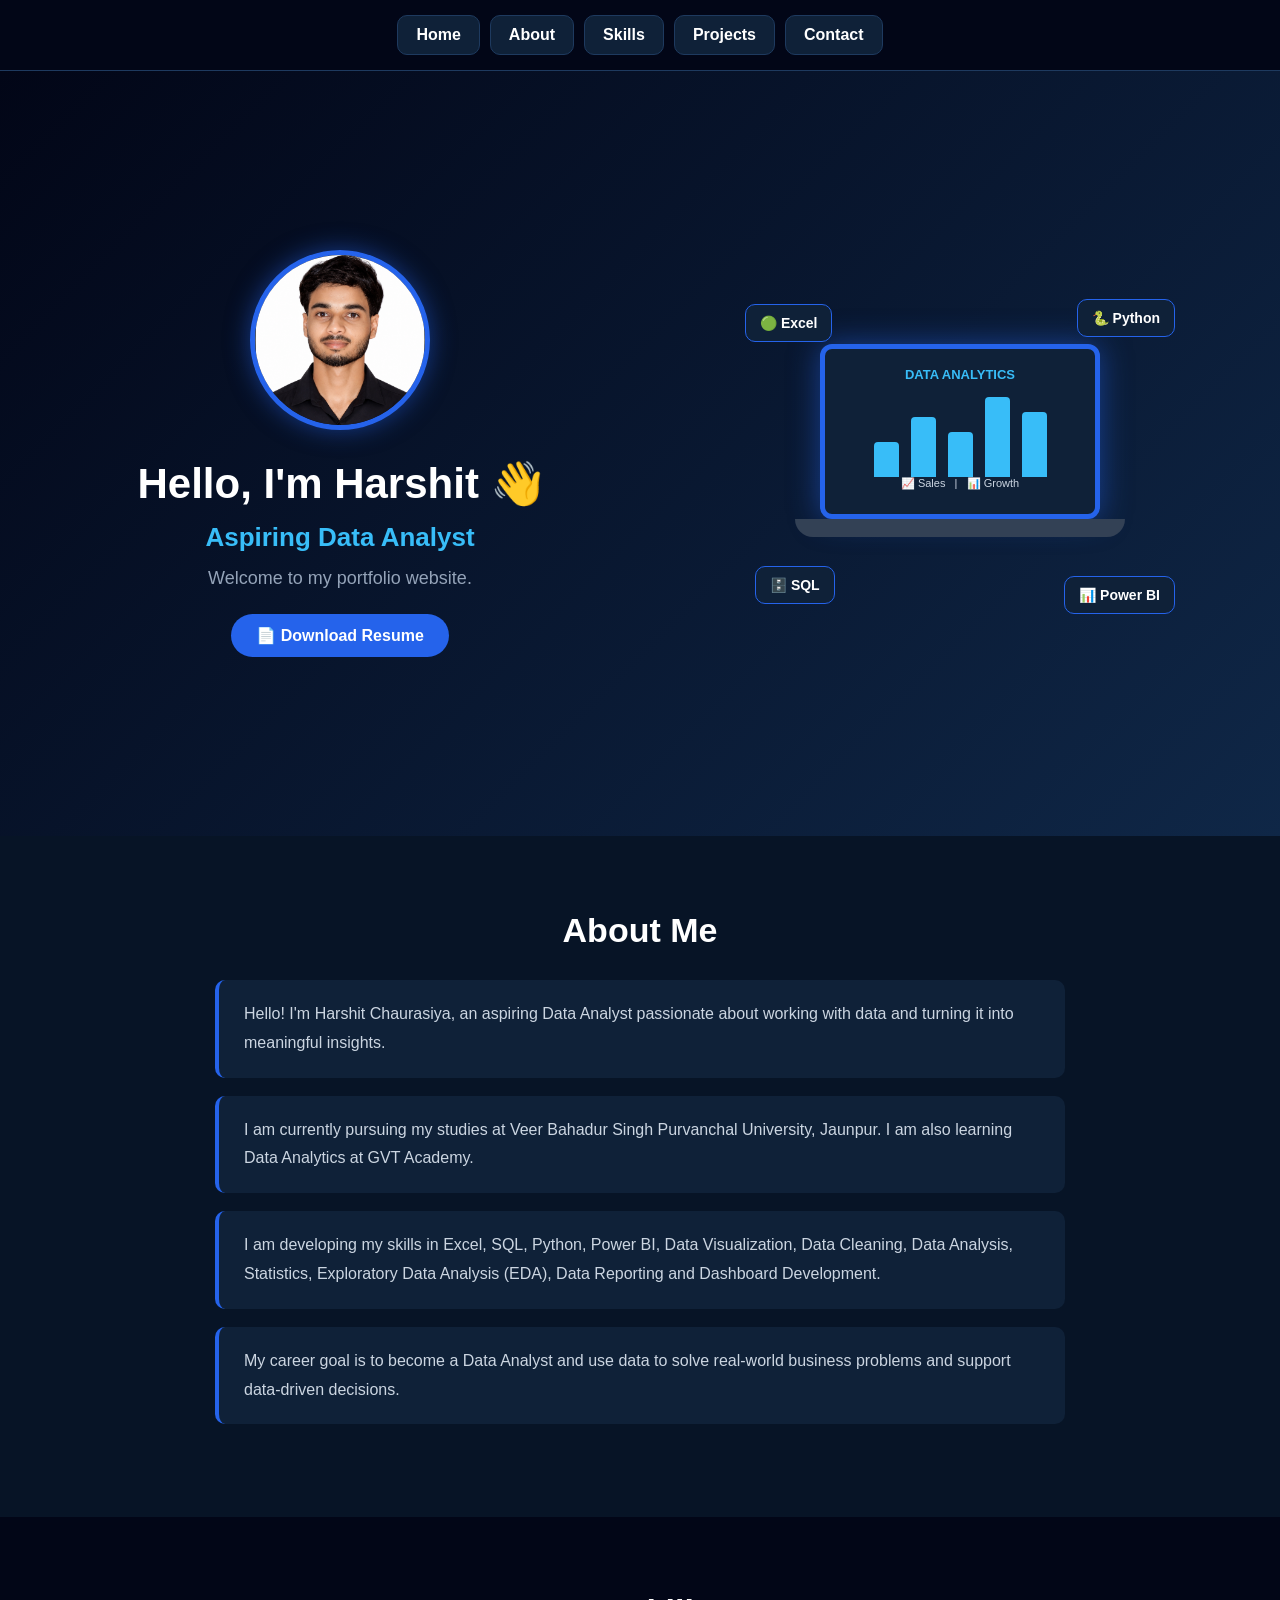
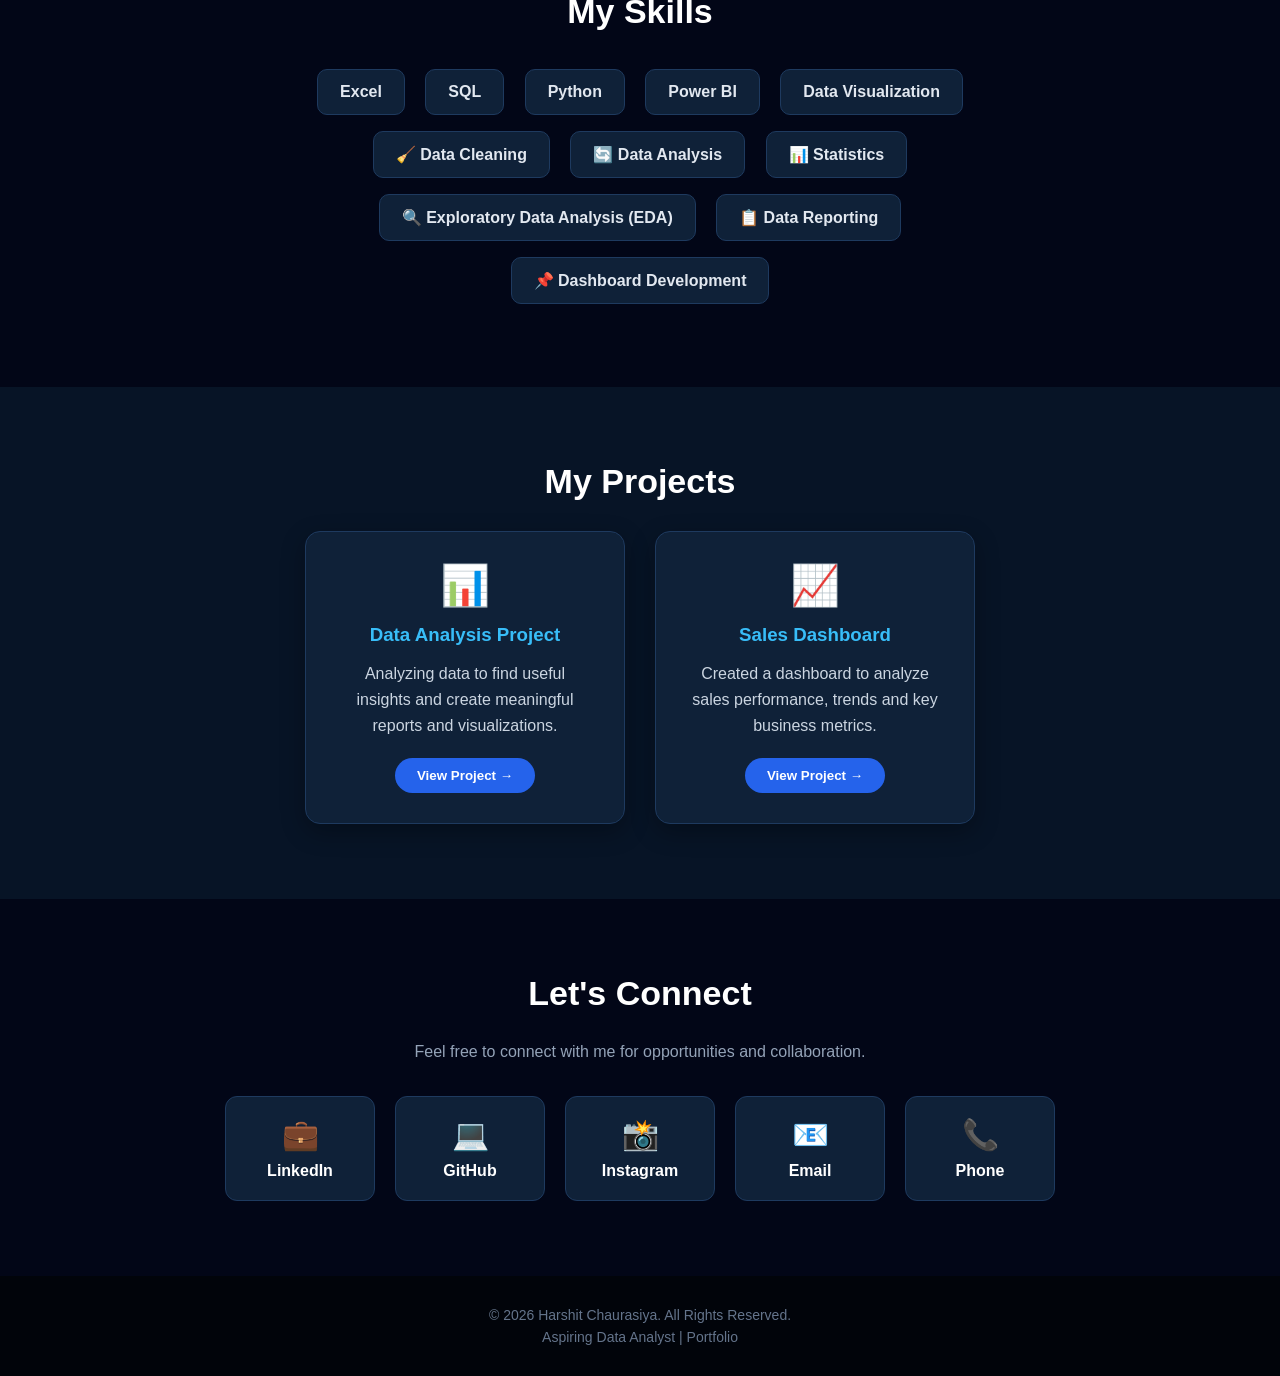
<file: index.html>
<!DOCTYPE html>
<html lang="en">

<head>
    <meta charset="UTF-8">
    <meta name="viewport" content="width=device-width, initial-scale=1.0">

    <title>HarshitData | Data Analyst</title>

    <link rel="stylesheet" href="style.css">
</head>

<body>

    <nav>
        <a href="#home">Home</a>
        <span>|</span>
        <a href="#about">About</a>
        <span>|</span>
        <a href="#skills">Skills</a>
        <span>|</span>
        <a href="#projects">Projects</a>
        <span>|</span>
        <a href="#contact">Contact</a>
    </nav>
<!-- Home -->
<section id="home" class="hero">

    <div class="hero-content">

        <img src="profile.jpg"
             alt="Harshit Chaurasiya"
             class="profile-photo">

        <h1>Hello, I'm Harshit  👋</h1>

        <h2>Aspiring Data Analyst</h2>

        <p>Welcome to my portfolio website.</p>

        <a href="resume-new.pdf" target="_blank" class="resume-btn">
            📄 Download Resume
        </a>

    </div>


    <div class="data-visual">

        <div class="laptop">

            <div class="laptop-screen">

                <div class="dashboard-title">
                    DATA ANALYTICS
                </div>

                <div class="chart-bars">
                    <span></span>
                    <span></span>
                    <span></span>
                    <span></span>
                    <span></span>
                </div>

                <div class="dashboard-stats">
                    📈 Sales &nbsp; | &nbsp; 📊 Growth
                </div>

            </div>

            <div class="laptop-base"></div>

        </div>

        <div class="data-icon excel">🟢 Excel</div>
        <div class="data-icon python">🐍 Python</div>
        <div class="data-icon sql">🗄️ SQL</div>
        <div class="data-icon powerbi">📊 Power BI</div>

    </div>

</section>
<!-- About Me -->
<section id="about">

    <h2>About Me</h2>

    <p>
        Hello! I'm Harshit Chaurasiya, an aspiring Data Analyst passionate
        about working with data and turning it into meaningful insights.
    </p>

    <p>
        I am currently pursuing my studies at Veer Bahadur Singh Purvanchal
        University, Jaunpur. I am also learning Data Analytics at GVT Academy.
    </p>

    <p>
        I am developing my skills in Excel, SQL, Python, Power BI,
        Data Visualization, Data Cleaning, Data Analysis, Statistics,
        Exploratory Data Analysis (EDA), Data Reporting and Dashboard Development.
    </p>

    <p>
        My career goal is to become a Data Analyst and use data to solve
        real-world business problems and support data-driven decisions.
    </p>

</section>


    <!-- Skills -->
    <section id="skills">

        <h2>My Skills</h2>

        <ul>
            <li>Excel</li>
            <li>SQL</li>
            <li>Python</li>
            <li>Power BI</li>
            <li>Data Visualization</li>
            <li>🧹 Data Cleaning</li>
<li>🔄 Data Analysis</li>
<li>📊 Statistics</li>
<li>🔍 Exploratory Data Analysis (EDA)</li>
<li>📋 Data Reporting</li>
<li>📌 Dashboard Development</li>
        </ul>

    </section>
<!-- Projects -->
<section id="projects">

    <h2>My Projects</h2>

    <div class="projects-container">
        </div>

</section>
<!-- Contact -->
<section id="contact">

    <h2>Let's Connect</h2>

    <p class="contact-intro">
        Feel free to connect with me for opportunities and collaboration.
    </p>

    <div class="contact-container">

        <a href="https://www.linkedin.com/in/harshit-chaurasiya-8b4412428"
           target="_blank"
           class="contact-card">
            💼
            <span>LinkedIn</span>
        </a>

        <a href="https://github.com/harshit730731-ctrl"
           target="_blank"
           class="contact-card">
            💻
            <span>GitHub</span>
        </a>

        <a href="https://www.instagram.com/official_harshit755"
           target="_blank"
           class="contact-card">
            📸
            <span>Instagram</span>
        </a>

        <a href="mailto:harshit730731@gmail.com"
           class="contact-card">
            📧
            <span>Email</span>
        </a>

        <a href="tel:7307315910"
           class="contact-card">
            📞
            <span>Phone</span>
        </a>

    </div>

</section>
    <script src="./script.js"></script>
<!-- Footer -->
<footer>
    <p>© 2026 Harshit Chaurasiya. All Rights Reserved.</p>
    <p>Aspiring Data Analyst | Portfolio</p>
</footer>
</body>

</html>
</file>
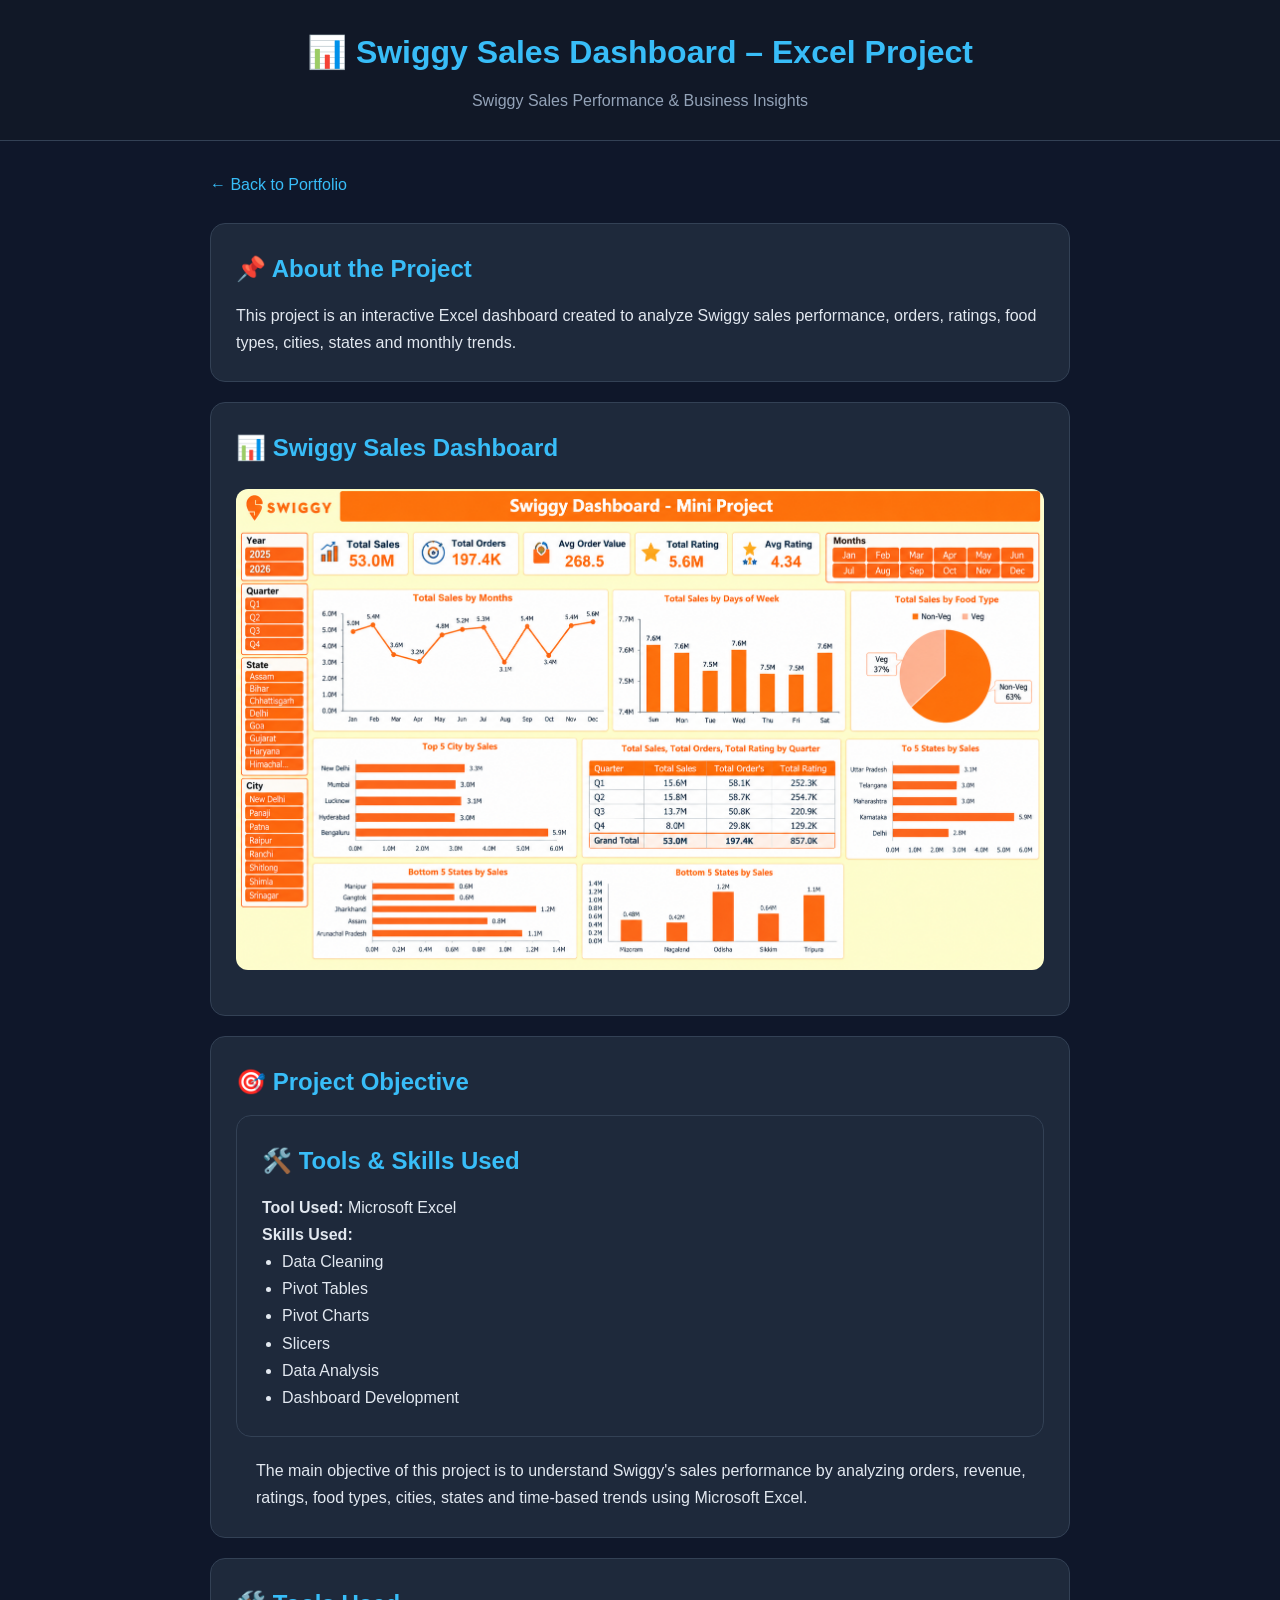
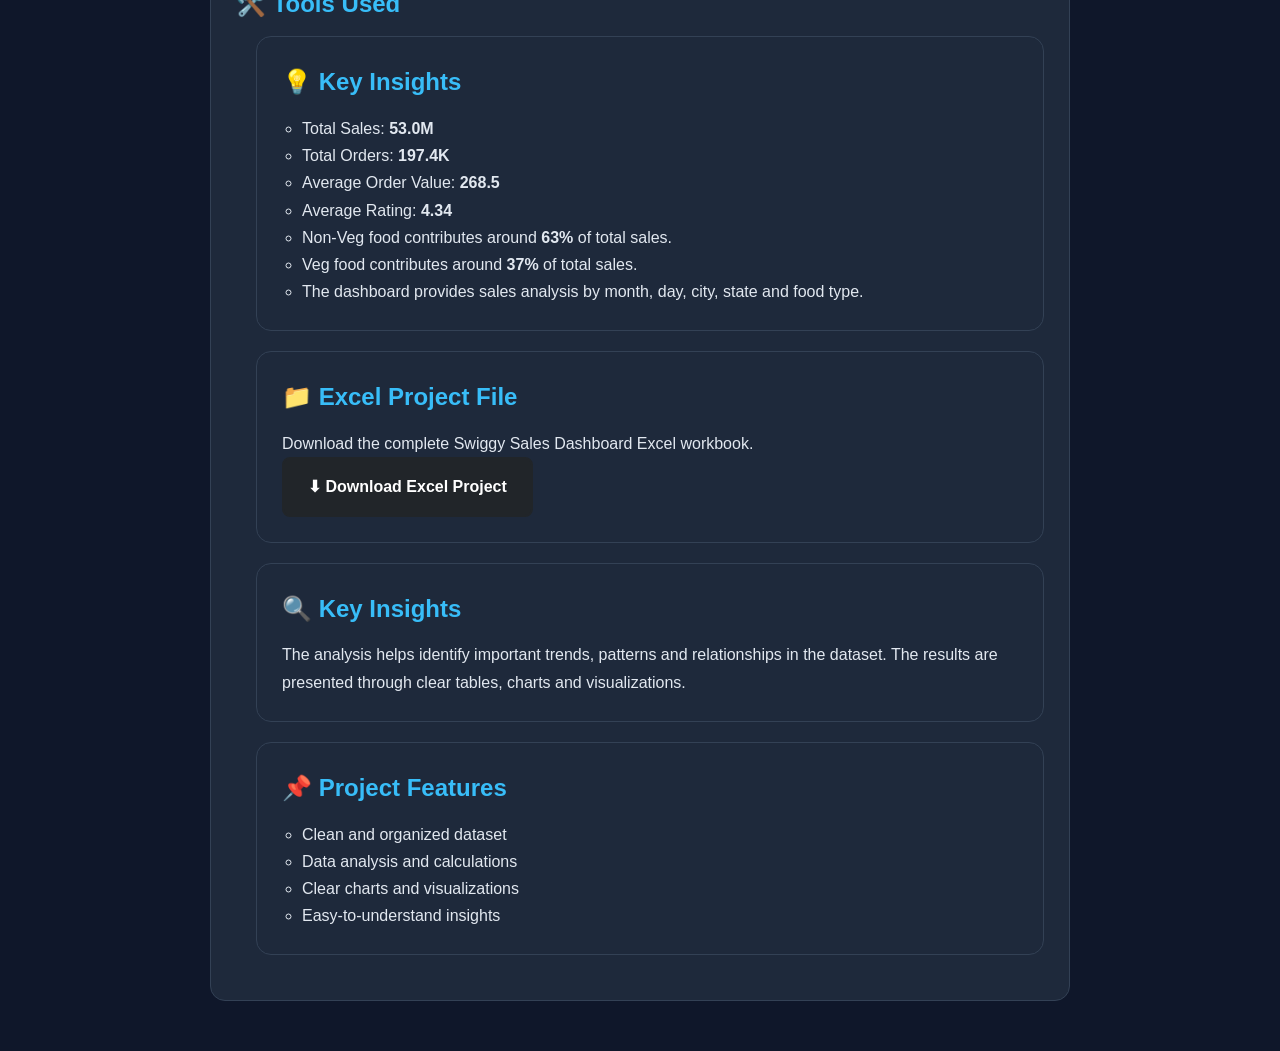
<file: project-data-analysis.html>
<!DOCTYPE html>
<html lang="en">
<head>
  <meta charset="UTF-8">
  <meta name="viewport" content="width=device-width, initial-scale=1.0">
  <title>Data Analysis Project | Harshit Chaurasiya</title>

  <style>
    * {
      box-sizing: border-box;
      margin: 0;
      padding: 0;
      font-family: Arial, sans-serif;
    }

    body {
      background: #0f172a;
      color: #e2e8f0;
      line-height: 1.7;
    }

    header {
      background: #111827;
      padding: 25px 20px;
      text-align: center;
      border-bottom: 1px solid #334155;
    }

    header h1 {
      color: #38bdf8;
      margin-bottom: 8px;
    }

    header p {
      color: #94a3b8;
    }

    .container {
      max-width: 900px;
      margin: auto;
      padding: 30px 20px;
    }

    .back {
      display: inline-block;
      margin-bottom: 25px;
      color: #38bdf8;
      text-decoration: none;
    }

    .card {
      background: #1e293b;
      padding: 25px;
      margin-bottom: 20px;
      border-radius: 15px;
      border: 1px solid #334155;
    }

    .card h2 {
      color: #38bdf8;
      margin-bottom: 12px;
    }

    .skills {
      display: flex;
      flex-wrap: wrap;
      gap: 10px;
    }

    .skill {
      background: #0f172a;
      padding: 8px 14px;
      border-radius: 20px;
      border: 1px solid #475569;
    }

    ul {
      padding-left: 20px;
    }

    .btn {
      display: inline-block;
      margin-top: 15px;
      padding: 10px 18px;
      background: #38bdf8;
      color: #0f172a;
      text-decoration: none;
      border-radius: 8px;
      font-weight: bold;
    }

    footer {
      text-align: center;
      padding: 25px;
      color: #94a3b8;
    }
  </style>
</head>

<body>

  <header>
    <h1>📊 Swiggy Sales Dashboard – Excel Project</h1>
    <p>Swiggy Sales Performance & Business Insights</p>
  </header>

  <div class="container">

    <a href="index.html" class="back">← Back to Portfolio</a>

    <div class="card">
      <h2>📌 About the Project</h2>
      <p/>
        This project is an interactive Excel dashboard created to analyze Swiggy sales performance, orders, ratings, food types, cities, states and monthly trends.
      </p>
    </div>
<div class="card">
    <h2>📊 Swiggy Sales Dashboard</h2>

    <img src="swiggy-dashboard.png"
         alt="Swiggy Sales Dashboard - Excel Project"
         style="width:100%; max-width:1100px; display:block; margin:20px auto; border-radius:12px;">
</div>
    <div class="card">
      <h2>🎯 Project Objective</h2>
      <div class="card">
    <h2>🛠️ Tools & Skills Used</h2>

    <p><strong>Tool Used:</strong> Microsoft Excel</p>

    <p><strong>Skills Used:</strong></p>

    <ul>
        <li>Data Cleaning</li>
        <li>Pivot Tables</li>
        <li>Pivot Charts</li>
        <li>Slicers</li>
        <li>Data Analysis</li>
        <li>Dashboard Development</li>
    </ul>
</div>
      <ul>
        The main objective of this project is to understand Swiggy's sales performance by analyzing orders, revenue, ratings, food types, cities, states and time-based trends using Microsoft Excel.
      </ul>
    </div>
    <div class="card">
    <h2>🛠️ Tools Used</h2>
    <ul>
        <div class="card">
    <h2>💡 Key Insights</h2>

    <ul>
        <li>Total Sales: <strong>53.0M</strong></li>
        <li>Total Orders: <strong>197.4K</strong></li>
        <li>Average Order Value: <strong>268.5</strong></li>
        <li>Average Rating: <strong>4.34</strong></li>
        <li>Non-Veg food contributes around <strong>63%</strong> of total sales.</li>
        <li>Veg food contributes around <strong>37%</strong> of total sales.</li>
        <li>The dashboard provides sales analysis by month, day, city, state and food type.</li>
    </ul>
</div>
     

<div class="card">
    <h2>📁 Excel Project File</h2>
    <p>Download the complete Swiggy Sales Dashboard Excel workbook.</p>
    
<a href="./Swiggy_Sales_Dashboard.xlsx"
   download="Swiggy_Sales_Dashboard.xlsx"
   style="display:inline-flex; align-items:center; justify-content:center; gap:8px; background:#212529; color:#ffffff; padding:14px 24px; border-radius:8px; text-decoration:none; font-size:16px; font-weight:700; border:2px solid #212529; box-sizing:border-box;">
   ⬇ Download Excel Project
</a>

</div>


<div class="card">
    <h2>🔍 Key Insights</h2>
    <p>
        The analysis helps identify important trends, patterns and
        relationships in the dataset. The results are presented through
        clear tables, charts and visualizations.
    </p>
</div>

<div class="card">
    <h2>📌 Project Features</h2>
    <ul>
        <li>Clean and organized dataset</li>
        <li>Data analysis and calculations</li>
        <li>Clear charts and visualizations</li>
        <li>Easy-to-understand insights</li>
    </ul>
</div>

    <div
</file>
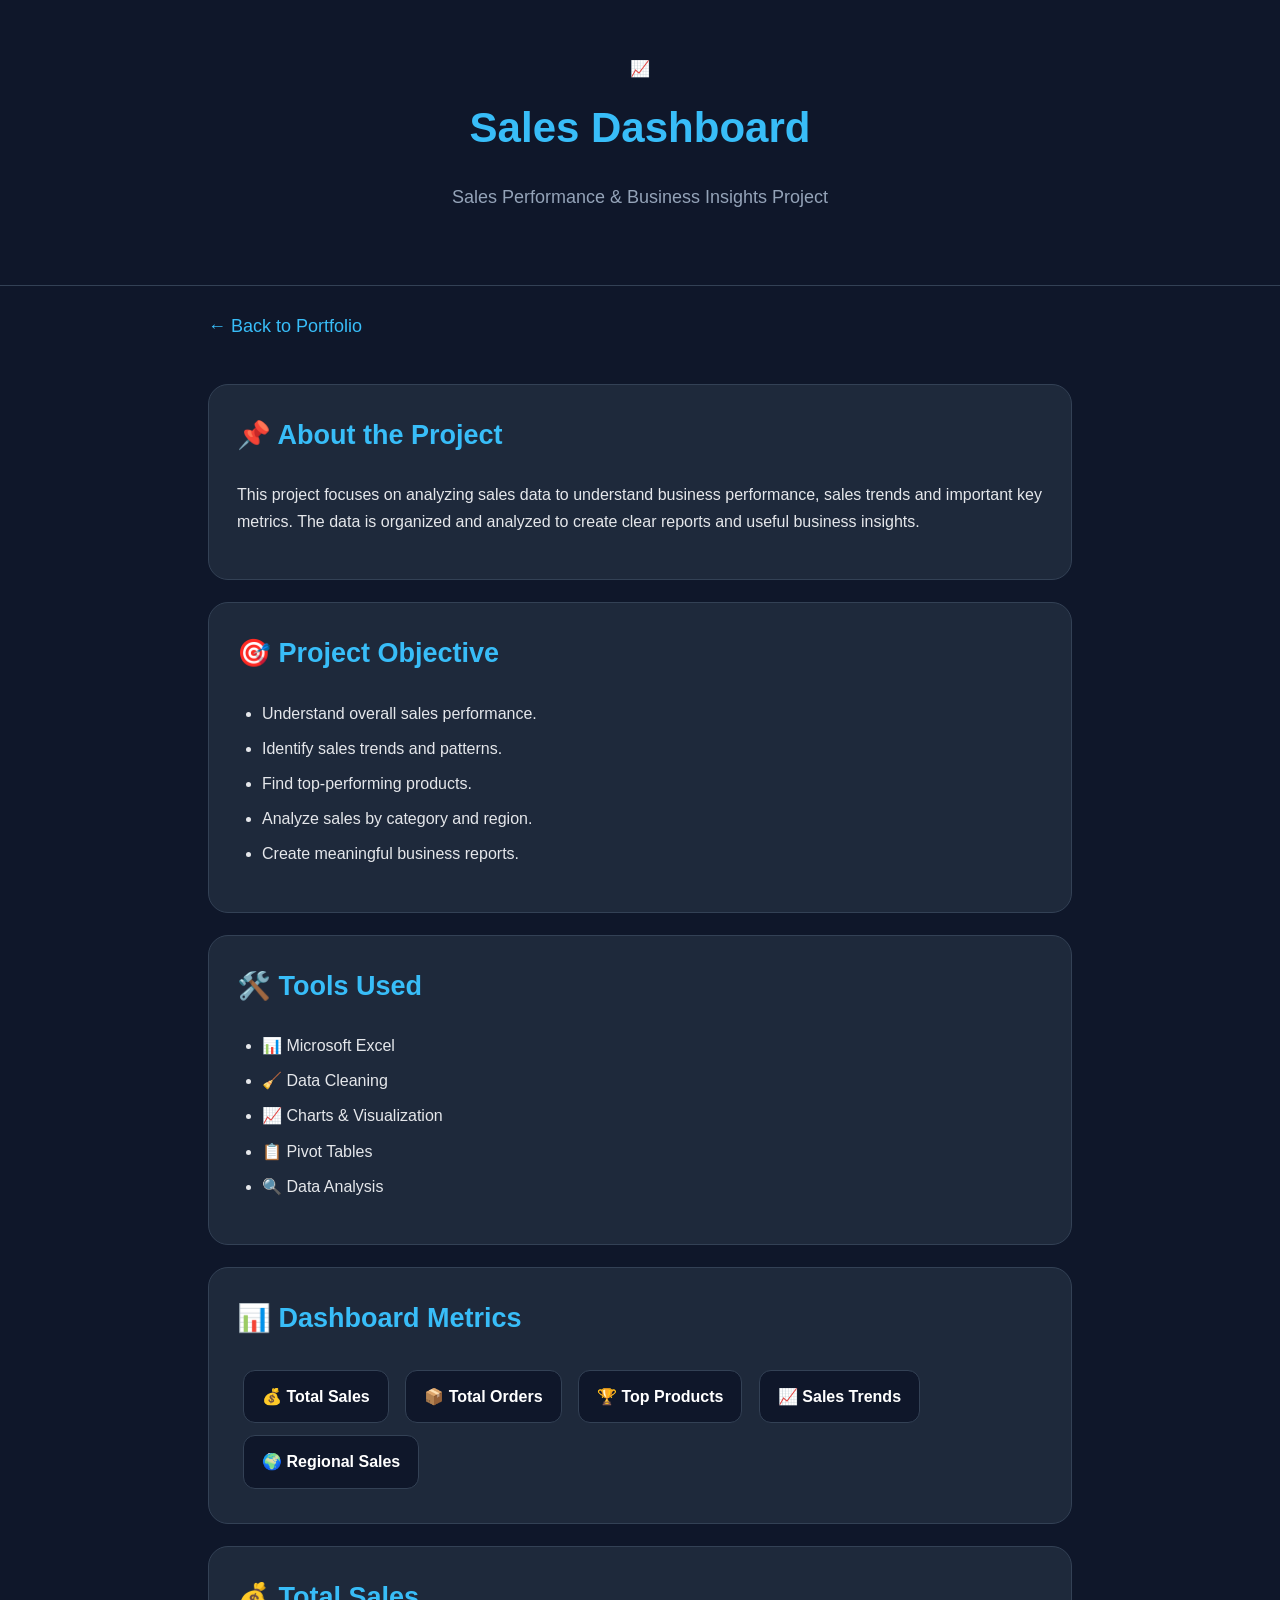
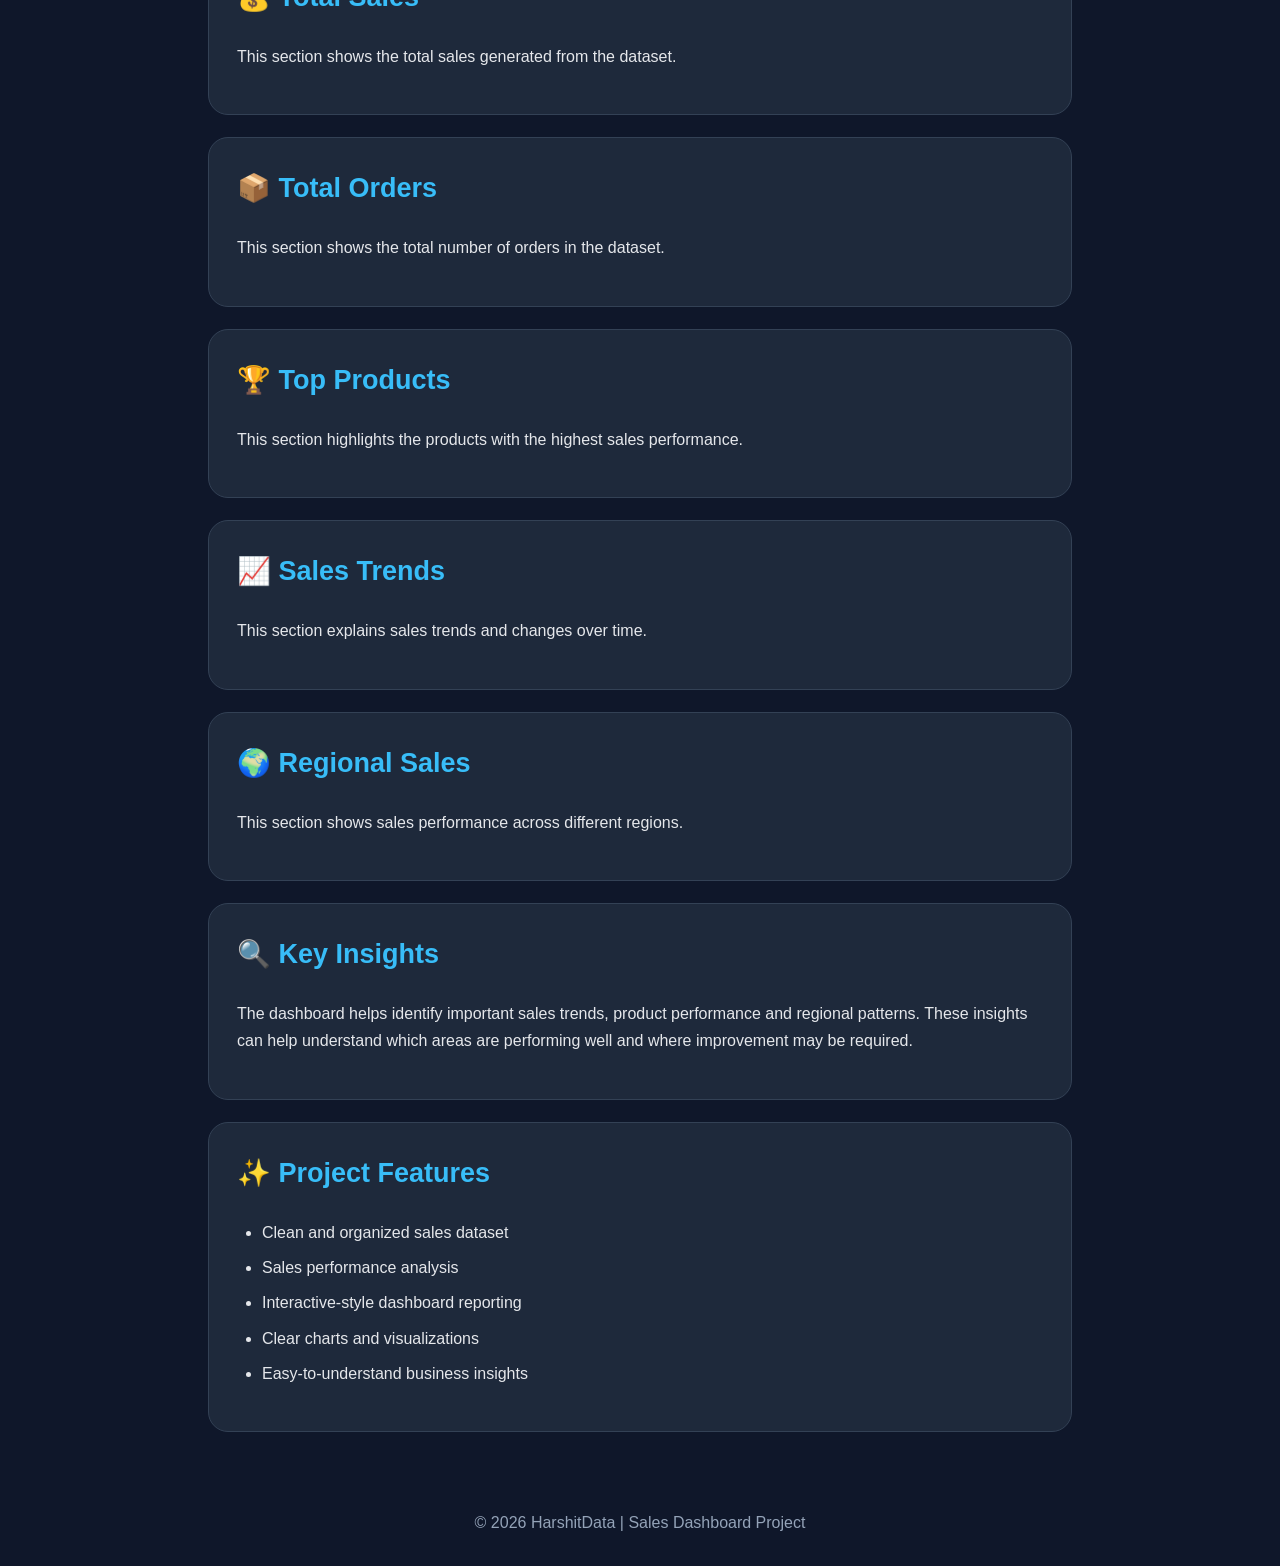
<file: project-sales-dashboard.html>
<!DOCTYPE html>
<html lang="en">
<head>
    <meta charset="UTF-8">
    <meta name="viewport" content="width=device-width, initial-scale=1.0">
    <title>Sales Dashboard | HarshitData</title>

    <style>
        * {
            box-sizing: border-box;
        }

        body {
            margin: 0;
            font-family: Arial, sans-serif;
            background: #0f172a;
            color: #e5e7eb;
            line-height: 1.7;
        }
.metric {
    display: block;
    background: #0b1326;
    color: white !important;
    text-decoration: none;
    border: 1px solid #1e73be;
    border-radius: 18px;
    padding: 18px 25px;
    margin: 15px 0;
    font-weight: bold;
}
a.metric {
    color: white !important;
    text-decoration: none !important;
}
        .hero {
            text-align: center;
            padding: 55px 20px;
            border-bottom: 1px solid #334155;
        }

        .hero h1 {
            color: #38bdf8;
            font-size: 42px;
            margin: 10px 0;
        }

        .hero p {
            color: #94a3b8;
            font-size: 18px;
        }

        .container {
            max-width: 900px;
            margin: auto;
            padding: 25px 18px;
        }

        .back {
            display: inline-block;
            color: #38bdf8;
            text-decoration: none;
            font-size: 18px;
            margin-bottom: 20px;
        }

        .card {
            background: #1e293b;
            border: 1px solid #334155;
            border-radius: 20px;
            padding: 28px;
            margin: 22px 0;
        }

        .card h2 {
            color: #38bdf8;
            margin-top: 0;
            font-size: 27px;
        }

        .card ul {
            padding-left: 25px;
        }

        .card li {
            margin: 8px 0;
        }

        .metric {
            display: inline-block;
            background: #0f172a;
            border: 1px solid #334155;
            border-radius: 12px;
            padding: 12px 18px;
            margin: 6px;
        }

        footer {
            text-align: center;
            padding: 30px;
            color: #94a3b8;
        }

        @media (max-width: 600px) {
            .hero h1 {
                font-size: 32px;
            }

            .card {
                padding: 22px;
            }
        }
    </style>
</head>

<body>

    <header class="hero">
        <div>📈</div>
        <h1>Sales Dashboard</h1>
        <p>Sales Performance & Business Insights Project</p>
    </header>

    <main class="container">

        <a class="back" href="index.html">← Back to Portfolio</a>

        <section class="card">
            <h2>📌 About the Project</h2>
            <p>
                This project focuses on analyzing sales data to understand
                business performance, sales trends and important key metrics.
                The data is organized and analyzed to create clear reports
                and useful business insights.
            </p>
        </section>

        <section class="card">
            <h2>🎯 Project Objective</h2>
            <ul>
                <li>Understand overall sales performance.</li>
                <li>Identify sales trends and patterns.</li>
                <li>Find top-performing products.</li>
                <li>Analyze sales by category and region.</li>
                <li>Create meaningful business reports.</li>
            </ul>
        </section>

        <section class="card">
            <h2>🛠️ Tools Used</h2>
            <ul>
                <li>📊 Microsoft Excel</li>
                <li>🧹 Data Cleaning</li>
                <li>📈 Charts & Visualization</li>
                <li>📋 Pivot Tables</li>
                <li>🔍 Data Analysis</li>
            </ul>
        </section>

        <section class="card">
            <h2>📊 Dashboard Metrics</h2>

            <a href="#total-sales" class="metric">💰 Total Sales</a>

<a href="#total-orders" class="metric">📦 Total Orders</a>

<a href="#top-products" class="metric">🏆 Top Products</a>

<a href="#sales-trends" class="metric">📈 Sales Trends</a>

<a href="#regional-sales" class="metric">🌍 Regional Sales</a>
        </section>
<section class="card" id="total-sales">
    <h2>💰 Total Sales</h2>
    <p>This section shows the total sales generated from the dataset.</p>
</section>

<section class="card" id="total-orders">
    <h2>📦 Total Orders</h2>
    <p>This section shows the total number of orders in the dataset.</p>
</section>

<section class="card" id="top-products">
    <h2>🏆 Top Products</h2>
    <p>This section highlights the products with the highest sales performance.</p>
</section>

<section class="card" id="sales-trends">
    <h2>📈 Sales Trends</h2>
    <p>This section explains sales trends and changes over time.</p>
</section>

<section class="card" id="regional-sales">
    <h2>🌍 Regional Sales</h2>
    <p>This section shows sales performance across different regions.</p>
</section>
        <section class="card">
            <h2>🔍 Key Insights</h2>
            <p>
                The dashboard helps identify important sales trends,
                product performance and regional patterns. These insights
                can help understand which areas are performing well and
                where improvement may be required.
            </p>
        </section>

        <section class="card">
            <h2>✨ Project Features</h2>
            <ul>
                <li>Clean and organized sales dataset</li>
                <li>Sales performance analysis</li>
                <li>Interactive-style dashboard reporting</li>
                <li>Clear charts and visualizations</li>
                <li>Easy-to-understand business insights</li>
            </ul>
        </section>

    </main>

    <footer>
        © 2026 HarshitData | Sales Dashboard Project
    </footer>

</body>
</html>
</file>
<file: style.css>
* {
    box-sizing: border-box;
    margin: 0;
    padding: 0;
}

html {
    scroll-behavior: smooth;
}

body {
    font-family: Arial, sans-serif;
    color: #e2e8f0;
    background: #020617;
}
/* Navigation Cards */
nav {
    position: sticky;
    top: 0;
    z-index: 1000;
    display: flex;
    justify-content: center;
    align-items: center;
    flex-wrap: wrap;
    gap: 10px;
    padding: 15px 10px;
    background: #020617;
    border-bottom: 1px solid #1e3a5f;
}

nav a {
    display: inline-block;
    padding: 10px 18px;
    background: #0f2138;
    color: white;
    text-decoration: none;
    font-weight: bold;
    border: 1px solid #1e3a5f;
    border-radius: 10px;
    transition: 0.3s;
}

nav span {
    display: none;
}

nav a:hover {
    background: #2563eb;
    border-color: #38bdf8;
    transform: translateY(-3px);
}
    background: #2563eb;
}

/* Home */
.hero {
    min-height: 85vh;
    display: flex;
    flex-direction: column;
    align-items: center;
    justify-content: center;
    text-align: center;
    padding: 70px 20px;
    background: linear-gradient(135deg, #020617, #0f2747);
}

.profile-photo {
    width: 180px;
    height: 180px;
    object-fit: cover;
    border-radius: 50%;
    border: 5px solid #2563eb;
    margin-bottom: 25px;
    box-shadow: 0 0 25px rgba(37, 99, 235, 0.5);
}

.hero h1 {
    max-width: 100%;
    font-size: 44px;
    line-height: 1.2;
    color: white;
    margin-bottom: 12px;
}

.hero h2 {
    color: #38bdf8;
    font-size: 26px;
    margin-bottom: 15px;
}

.hero p {
    color: #94a3b8;
    font-size: 18px;
}

/* Common Sections */
section {
    padding: 75px 20px;
    text-align: center;
}

section h2 {
    font-size: 34px;
    margin-bottom: 30px;
    color: white;
}

/* About */
#about {
    background: #071426;
}

#about p {
    max-width: 850px;
    margin: 18px auto;
    padding: 20px 25px;
    background: #0f2138;
    border-left: 4px solid #2563eb;
    border-radius: 10px;
    line-height: 1.8;
    text-align: left;
    color: #cbd5e1;
}

/* Skills */
#skills {
    background: #020617;
}

#skills ul {
    list-style: none;
    max-width: 800px;
    margin: auto;
}

#skills li {
    display: inline-block;
    margin: 8px;
    padding: 13px 22px;
    background: #0f2138;
    color: #e2e8f0;
    border: 1px solid #1e3a5f;
    border-radius: 10px;
    font-weight: bold;
    transition: 0.3s;
}

#skills li:hover {
    background: #2563eb;
    transform: translateY(-4px);
}

/* Projects */
#projects {
    background: #071426;
}

.projects-container {
    display: flex;
    justify-content: center;
    gap: 30px;
    flex-wrap: wrap;
    max-width: 1000px;
    margin: auto;
}

.project {
    width: 320px;
    padding: 30px;
    background: #0f2138;
    border: 1px solid #1e3a5f;
    border-radius: 15px;
    box-shadow: 0 8px 25px rgba(0, 0, 0, 0.3);
    transition: 0.3s;
}

.project:hover {
    transform: translateY(-8px);
    border-color: #2563eb;
}

.project-icon {
    font-size: 40px;
    margin-bottom: 15px;
}

.project h3 {
    color: #38bdf8;
    margin-bottom: 15px;
}

.project p {
    color: #cbd5e1;
    line-height: 1.6;
}

.project button {
    margin-top: 20px;
    padding: 10px 22px;
    background: #2563eb;
    color: white;
    border: none;
    border-radius: 25px;
    font-weight: bold;
    cursor: pointer;
}

.project button:hover {
    background: #1d4ed8;
}

/* Contact */
#contact {
    background: #020617;
    color: white;
}

#contact h2 {
    color: white;
}

.contact-intro {
    color: #94a3b8;
    margin-bottom: 35px;
}

.contact-container {
    display: flex;
    justify-content: center;
    gap: 20px;
    flex-wrap: wrap;
    max-width: 900px;
    margin: auto;
}

.contact-card {
    width: 150px;
    padding: 20px;
    background: #0f2138;
    border: 1px solid #1e3a5f;
    color: white;
    text-decoration: none;
    border-radius: 12px;
    font-size: 30px;
    transition: 0.3s;
}

.contact-card span {
    display: block;
    margin-top: 10px;
    font-size: 16px;
    font-weight: bold;
}

.contact-card:hover {
    transform: translateY(-6px);
    background: #2563eb;
}

/* Footer */
footer {
    text-align: center;
    padding: 25px 15px;
    background: #01040a;
    color: #64748b;
    font-size: 14px;
}

footer p {
    margin: 6px 0;
}

/* Mobile */
@media (max-width: 600px) {

    nav a {
        margin: 3px;
        padding: 7px;
        font-size: 14px;
    }

    nav span {
        display: none;
    }

    .hero h1 {
        font-size: 30px;
    }

    .hero h2 {
        font-size: 21px;
    }

    .profile-photo {
        width: 150px;
        height: 150px;
    }

    .project {
        width: 100%;
        max-width: 350px;
    }

    .contact-card {
        width: 135px;
    }
}
/* Resume Button */
.resume-btn {
    display: inline-block;
    margin-top: 25px;
    padding: 12px 25px;
    background: #2563eb;
    color: white;
    text-decoration: none;
    border-radius: 25px;
    font-weight: bold;
}

.resume-btn:hover {
    background: #1d4ed8;
    transform: translateY(-2px);
}
/* Data Analyst Laptop */
.data-visual {
    position: relative;
    width: 430px;
    height: 300px;
    margin: 30px auto;
}

.laptop {
    position: absolute;
    left: 50%;
    top: 40px;
    transform: translateX(-50%);
    width: 280px;
}

.laptop-screen {
    height: 175px;
    background: #0f2138;
    border: 5px solid #2563eb;
    border-radius: 12px;
    padding: 25px;
    box-shadow: 0 0 30px rgba(37, 99, 235, 0.5);
}

.laptop-base {
    width: 330px;
    height: 18px;
    margin-left: -25px;
    background: #334155;
    border-radius: 0 0 20px 20px;
}

.chart-bars {
    height: 90px;
    display: flex;
    align-items: end;
    justify-content: center;
    gap: 12px;
}

.chart-bars span {
    display: block;
    width: 25px;
    background: #38bdf8;
    border-radius: 4px 4px 0 0;
}

.chart-bars span:nth-child(1) { height: 30px; }
.chart-bars span:nth-child(2) { height: 55px; }
.chart-bars span:nth-child(3) { height: 40px; }
.chart-bars span:nth-child(4) { height: 75px; }
.chart-bars span:nth-child(5) { height: 60px; }

.chart-line {
    text-align: center;
    font-size: 22px;
}

.dashboard-text {
    text-align: center;
    color: #38bdf8;
    font-size: 11px;
    font-weight: bold;
}

.data-icon {
    position: absolute;
    padding: 10px 14px;
    background: #0f2138;
    border: 1px solid #2563eb;
    border-radius: 10px;
    color: white;
    font-size: 14px;
    font-weight: bold;
}

.excel {
    top: 15px;
    left: 0;
}

.python {
    top: 10px;
    right: 0;
}

.sql {
    bottom: 20px;
    left: 15px;
}

.powerbi {
    bottom: 10px;
    right: 0;
}
/* Home - Profile + Data Analyst Visual */
.hero {
    min-height: 85vh;
    display: flex;
    flex-direction: row;
    align-items: center;
    justify-content: space-evenly;
    gap: 40px;
    text-align: center;
    padding: 60px 40px;
    background: linear-gradient(135deg, #020617, #0f2747);
}

.hero-content {
    width: 50%;
}

.hero-content h1 {
    font-size: 42px;
    color: white;
    margin-bottom: 12px;
}

.hero-content h2 {
    color: #38bdf8;
    margin-bottom: 15px;
}

.hero-content p {
    color: #94a3b8;
    font-size: 18px;
}

.data-visual {
    position: relative;
    width: 430px;
    height: 330px;
    flex-shrink: 0;
}

.laptop {
    position: absolute;
    left: 50%;
    top: 55px;
    transform: translateX(-50%);
    width: 280px;
}

.laptop-screen {
    height: 175px;
    background: #0f2138;
    border: 5px solid #2563eb;
    border-radius: 12px;
    padding: 18px;
    box-shadow: 0 0 30px rgba(37, 99, 235, 0.5);
}

.laptop-base {
    width: 330px;
    height: 18px;
    margin-left: -25px;
    background: #334155;
    border-radius: 0 0 20px 20px;
}

.dashboard-title {
    color: #38bdf8;
    font-size: 13px;
    font-weight: bold;
}

.chart-bars {
    height: 95px;
    display: flex;
    align-items: end;
    justify-content: center;
    gap: 12px;
}

.chart-bars span {
    width: 25px;
    background: #38bdf8;
    border-radius: 4px 4px 0 0;
}

.chart-bars span:nth-child(1) { height: 35px; }
.chart-bars span:nth-child(2) { height: 60px; }
.chart-bars span:nth-child(3) { height: 45px; }
.chart-bars span:nth-child(4) { height: 80px; }
.chart-bars span:nth-child(5) { height: 65px; }

.dashboard-stats {
    color: #cbd5e1;
    font-size: 11px;
}

.data-icon {
    position: absolute;
    padding: 10px 14px;
    background: #0f2138;
    border: 1px solid #2563eb;
    border-radius: 10px;
    color: white;
    font-size: 14px;
    font-weight: bold;
}

.excel {
    top: 15px;
    left: 0;
}

.python {
    top: 10px;
    right: 0;
}

.sql {
    bottom: 15px;
    left: 10px;
}

.powerbi {
    bottom: 5px;
    right: 0;
}

/* Mobile Responsive */
@media (max-width: 700px) {

  .hero {
    flex-direction: column;
    align-items: center;
    justify-content: center;
    width: 100%;
    padding: 40px 10px;
    overflow: hidden;
  }

  .hero-content {
    width: 100%;
    text-align: center;
  }

  .hero-content h1 {
    font-size: 30px;
    text-align: center;
    line-height: 1.2;
  }

  .hero-content h2 {
    font-size: 24px;
    text-align: center;
  }

  .hero-content p {
    font-size: 18px;
    text-align: center;
  }

  .data-visual {
    width: 430px;
    max-width: 430px;
    transform: scale(0.62);
    transform-origin: center center;
    margin: -40px auto -30px;
    position: relative;
    left: 50%;
    translate: -50% 0;
  }

  .resume-btn {
    display: block;
    margin: 20px auto;
  }
}
.metric {
    background: #071426;
    color: #ffffff;
    text-decoration: none;
    border: 1px solid #1e3a5f;
    border-radius: 15px;
    padding: 18px 30px;
    display: block;
    transition: 0.3s;
}

.metric:hover {
    background: #0b1f38;
    color: #ffffff;
    border-color: #2563eb;
}

.download-btn {
    display: inline-block;
    background: #212529;
    color: #ffffff;
    padding: 12px 22px;
    border-radius: 8px;
    text-decoration: none;
    font-weight: 600;
    border: 2px solid #212529;
    transition: all 0.3s ease;
}

.download-btn:hover {
    background: #ff7a00;
    color: #ffffff;
    border-color: #ff7a00;
    box-shadow: 0 4px 12px rgba(255, 122, 0, 0.35);
    transform: translateY(-2px);
}

/* Excel Project Download Button */
a.download-btn,
.card a.download-btn {
    display: inline-block !important;
    background: #212529 !important;
    color: #ffffff !important;
    padding: 12px 22px !important;
    border: 2px solid #212529 !important;
    border-radius: 8px !important;
    text-decoration: none !important;
    font-weight: bold !important;
    cursor: pointer;
    transition: all 0.3s ease;
}

a.download-btn:hover,
.card a.download-btn:hover {
    background: #ff7a00 !important;
    color: #ffffff !important;
    border-color: #ff7a00 !important;
}
</file>
